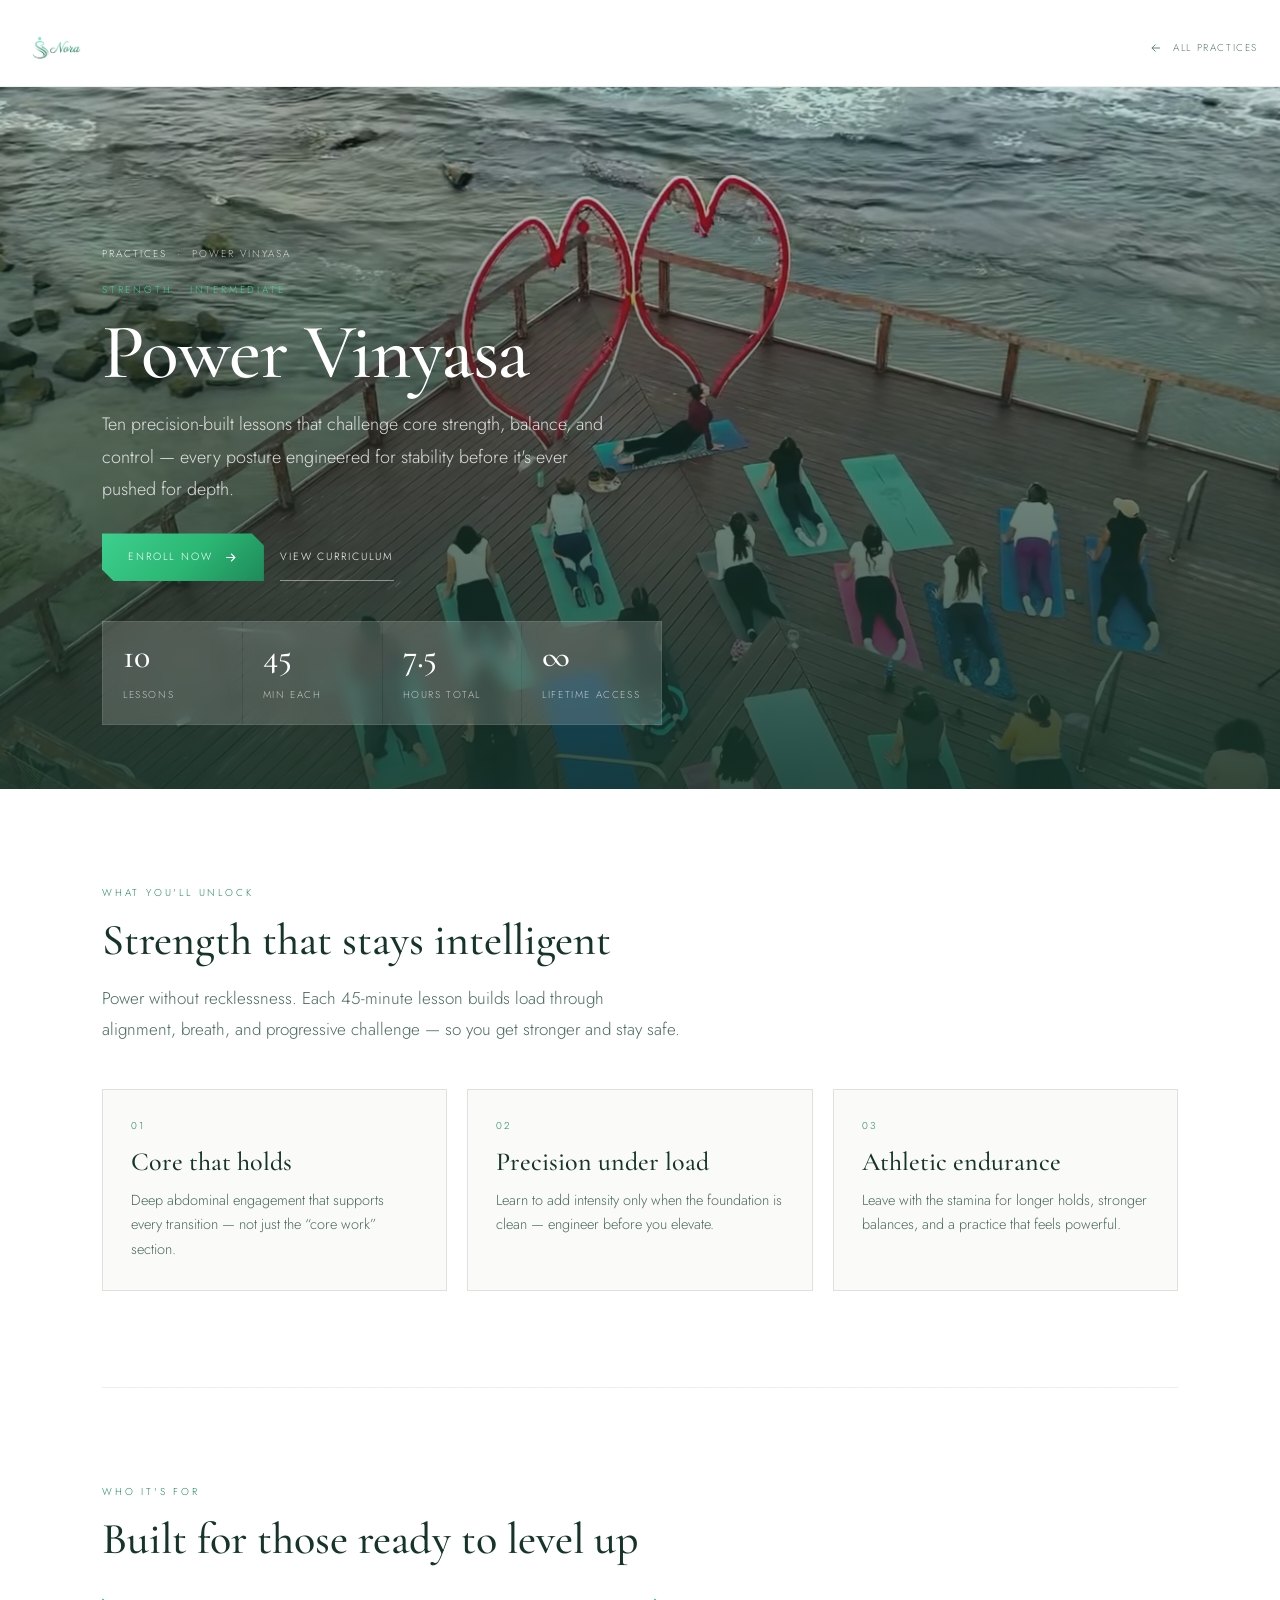
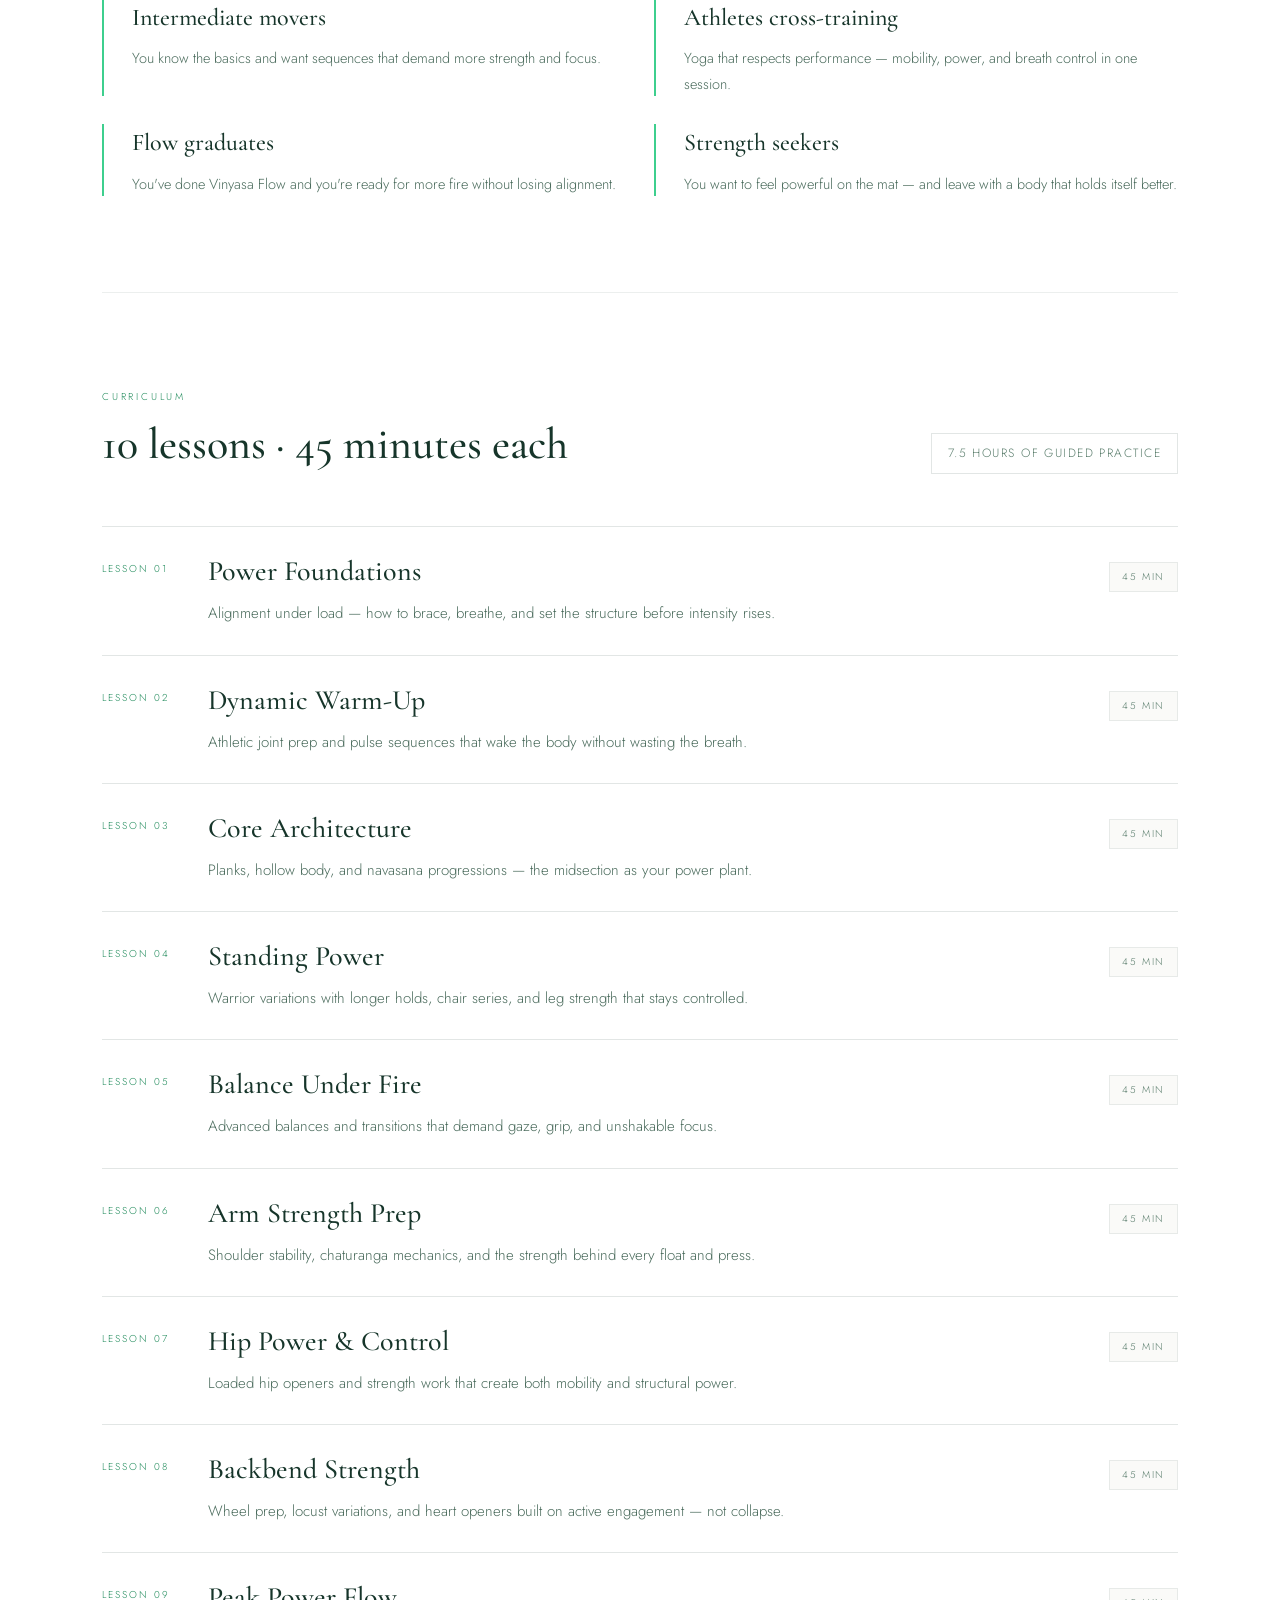
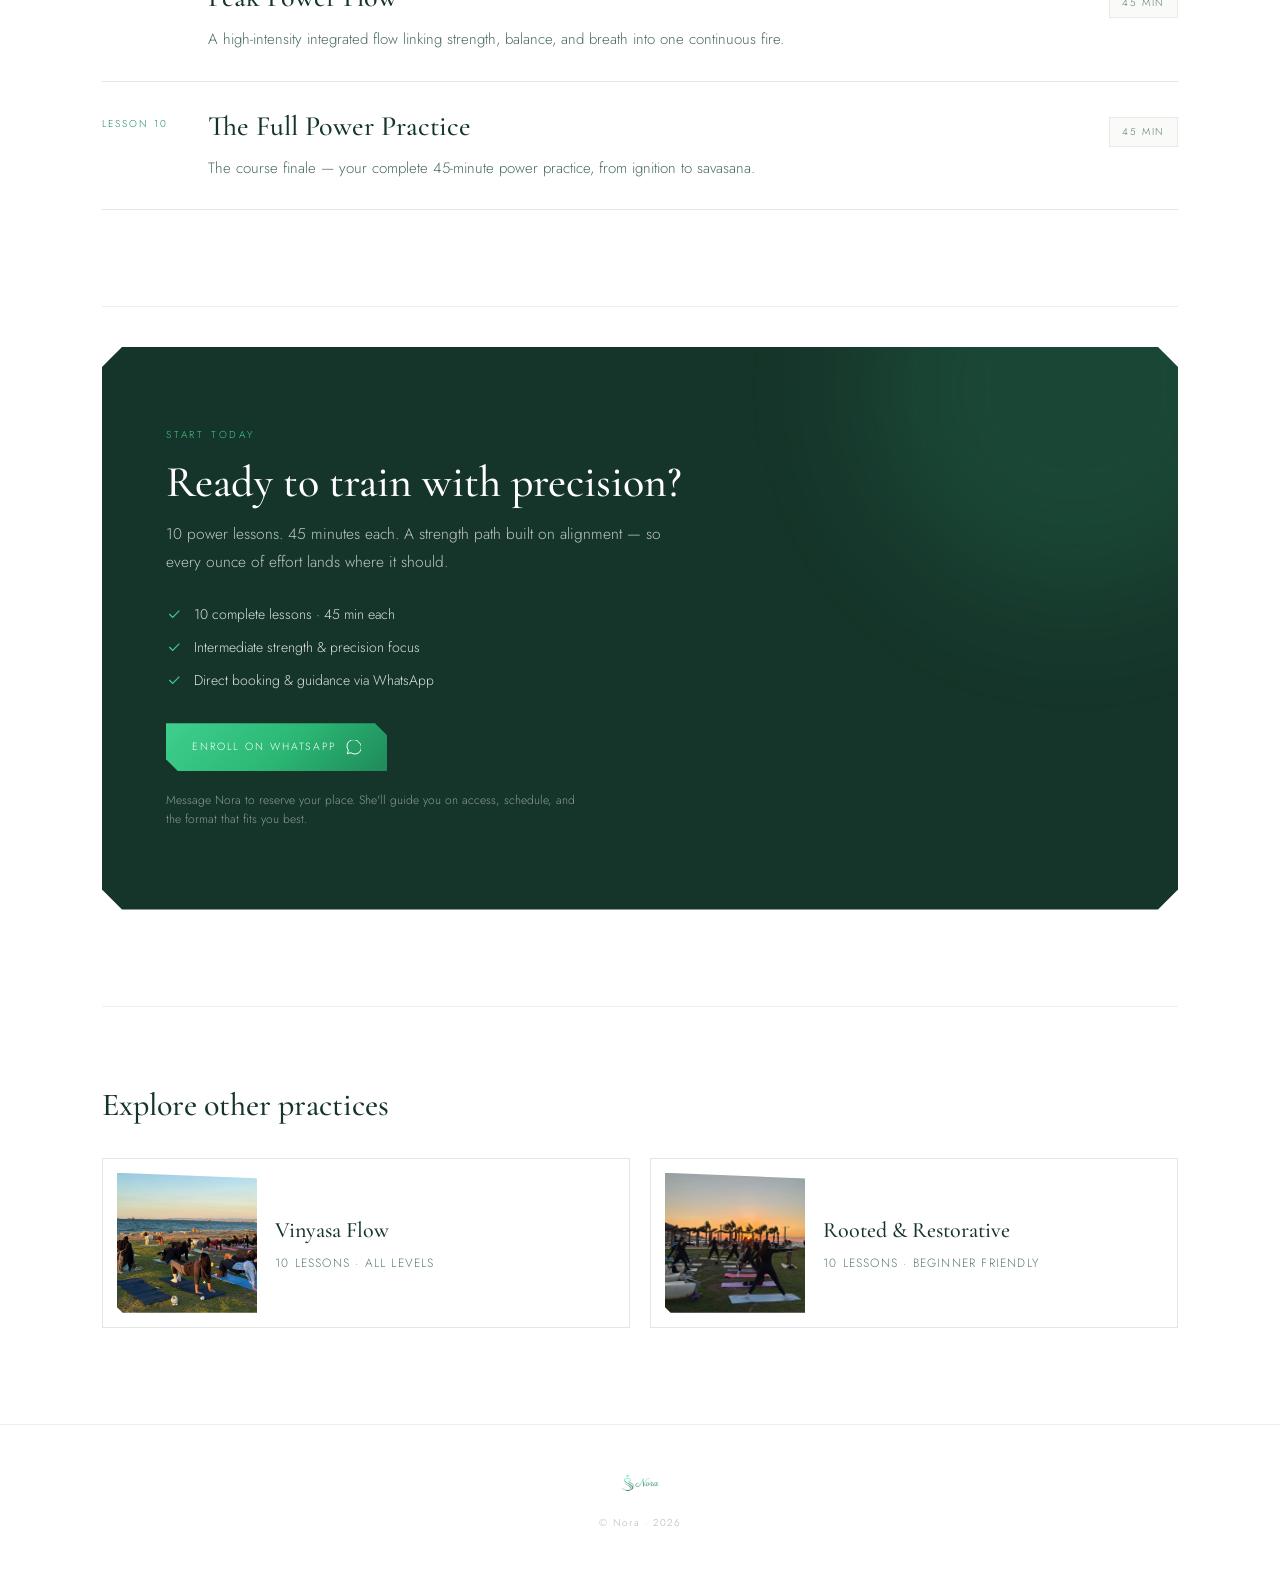
<file: courses/power-vinyasa.html>
<!DOCTYPE html>
<html lang="en" dir="ltr">
<head>
<meta charset="UTF-8">
<meta name="viewport" content="width=device-width, initial-scale=1.0, viewport-fit=cover">
<meta name="theme-color" content="#FFFFFF">
<title>Power Vinyasa — 10 Lessons · Nora</title>
<meta name="description" content="Power Vinyasa course with Nora — 10 strength-focused lessons, 45 minutes each. Precision alignment, core power, and controlled breath.">
<link rel="preconnect" href="https://fonts.googleapis.com">
<link rel="preconnect" href="https://fonts.gstatic.com" crossorigin>
<link href="https://fonts.googleapis.com/css2?family=Cormorant+Garamond:ital,wght@0,400;0,500;0,600;1,400&family=Jost:wght@300;400;500;600&display=swap" rel="stylesheet">
<link rel="stylesheet" href="../css/course.css">
</head>
<body>

<header class="nav">
  <a class="nav-brand" href="../index.html" aria-label="Nora — home">
    <img src="../img/logo.png" alt="Nora" width="160" height="48" decoding="async">
  </a>
  <a class="nav-back" href="../index.html#practices">
    <svg viewBox="0 0 24 24" fill="none" stroke-width="1.6"><path d="M19 12H5M11 6l-6 6 6 6"/></svg>
    All practices
  </a>
</header>

<main>
  <section class="course-hero">
    <div class="course-hero-media" aria-hidden="true">
      <img src="../img/3.jpg" alt="" width="1600" height="1000" decoding="async">
    </div>
    <div class="course-hero-inner">
      <p class="course-breadcrumb">
        <a href="../index.html#practices">Practices</a>
        <span aria-hidden="true">·</span>
        <span>Power Vinyasa</span>
      </p>
      <p class="course-kicker">Strength · Intermediate</p>
      <h1 class="course-title font-display">Power Vinyasa</h1>
      <p class="course-lead">Ten precision-built lessons that challenge core strength, balance, and control — every posture engineered for stability before it's ever pushed for depth.</p>
      <div class="course-hero-actions">
        <a class="btn btn--solid" href="#enroll">
          Enroll now
          <svg viewBox="0 0 24 24" fill="none" stroke-width="1.8"><path d="M5 12h14M13 6l6 6-6 6"/></svg>
        </a>
        <a class="btn btn--ghost" href="#curriculum">View curriculum</a>
      </div>
      <div class="course-stats">
        <div class="course-stat"><strong>10</strong><span>Lessons</span></div>
        <div class="course-stat"><strong>45</strong><span>Min each</span></div>
        <div class="course-stat"><strong>7.5</strong><span>Hours total</span></div>
        <div class="course-stat"><strong>∞</strong><span>Lifetime access</span></div>
      </div>
    </div>
  </section>

  <div class="course-body">
    <section class="course-section">
      <p class="course-section-label">What you'll unlock</p>
      <h2 class="course-section-title font-display">Strength that stays intelligent</h2>
      <p class="course-section-text">Power without recklessness. Each 45-minute lesson builds load through alignment, breath, and progressive challenge — so you get stronger and stay safe.</p>
      <div class="outcomes">
        <article class="outcome">
          <p class="outcome-num">01</p>
          <h3 class="outcome-title font-display">Core that holds</h3>
          <p class="outcome-text">Deep abdominal engagement that supports every transition — not just the “core work” section.</p>
        </article>
        <article class="outcome">
          <p class="outcome-num">02</p>
          <h3 class="outcome-title font-display">Precision under load</h3>
          <p class="outcome-text">Learn to add intensity only when the foundation is clean — engineer before you elevate.</p>
        </article>
        <article class="outcome">
          <p class="outcome-num">03</p>
          <h3 class="outcome-title font-display">Athletic endurance</h3>
          <p class="outcome-text">Leave with the stamina for longer holds, stronger balances, and a practice that feels powerful.</p>
        </article>
      </div>
    </section>

    <section class="course-section">
      <p class="course-section-label">Who it's for</p>
      <h2 class="course-section-title font-display">Built for those ready to level up</h2>
      <div class="for-grid">
        <div class="for-card">
          <h3 class="font-display">Intermediate movers</h3>
          <p>You know the basics and want sequences that demand more strength and focus.</p>
        </div>
        <div class="for-card">
          <h3 class="font-display">Athletes cross-training</h3>
          <p>Yoga that respects performance — mobility, power, and breath control in one session.</p>
        </div>
        <div class="for-card">
          <h3 class="font-display">Flow graduates</h3>
          <p>You've done Vinyasa Flow and you're ready for more fire without losing alignment.</p>
        </div>
        <div class="for-card">
          <h3 class="font-display">Strength seekers</h3>
          <p>You want to feel powerful on the mat — and leave with a body that holds itself better.</p>
        </div>
      </div>
    </section>

    <section class="course-section" id="curriculum">
      <div class="curriculum-head">
        <div>
          <p class="course-section-label">Curriculum</p>
          <h2 class="course-section-title font-display">10 lessons · 45 minutes each</h2>
        </div>
        <p class="curriculum-total">7.5 hours of guided practice</p>
      </div>
      <ol class="curriculum">
        <li class="lesson">
          <span class="lesson-num">Lesson 01</span>
          <div class="lesson-body">
            <div class="lesson-top">
              <h3 class="lesson-title">Power Foundations</h3>
              <span class="lesson-meta">45 min</span>
            </div>
            <p class="lesson-desc">Alignment under load — how to brace, breathe, and set the structure before intensity rises.</p>
          </div>
        </li>
        <li class="lesson">
          <span class="lesson-num">Lesson 02</span>
          <div class="lesson-body">
            <div class="lesson-top">
              <h3 class="lesson-title">Dynamic Warm-Up</h3>
              <span class="lesson-meta">45 min</span>
            </div>
            <p class="lesson-desc">Athletic joint prep and pulse sequences that wake the body without wasting the breath.</p>
          </div>
        </li>
        <li class="lesson">
          <span class="lesson-num">Lesson 03</span>
          <div class="lesson-body">
            <div class="lesson-top">
              <h3 class="lesson-title">Core Architecture</h3>
              <span class="lesson-meta">45 min</span>
            </div>
            <p class="lesson-desc">Planks, hollow body, and navasana progressions — the midsection as your power plant.</p>
          </div>
        </li>
        <li class="lesson">
          <span class="lesson-num">Lesson 04</span>
          <div class="lesson-body">
            <div class="lesson-top">
              <h3 class="lesson-title">Standing Power</h3>
              <span class="lesson-meta">45 min</span>
            </div>
            <p class="lesson-desc">Warrior variations with longer holds, chair series, and leg strength that stays controlled.</p>
          </div>
        </li>
        <li class="lesson">
          <span class="lesson-num">Lesson 05</span>
          <div class="lesson-body">
            <div class="lesson-top">
              <h3 class="lesson-title">Balance Under Fire</h3>
              <span class="lesson-meta">45 min</span>
            </div>
            <p class="lesson-desc">Advanced balances and transitions that demand gaze, grip, and unshakable focus.</p>
          </div>
        </li>
        <li class="lesson">
          <span class="lesson-num">Lesson 06</span>
          <div class="lesson-body">
            <div class="lesson-top">
              <h3 class="lesson-title">Arm Strength Prep</h3>
              <span class="lesson-meta">45 min</span>
            </div>
            <p class="lesson-desc">Shoulder stability, chaturanga mechanics, and the strength behind every float and press.</p>
          </div>
        </li>
        <li class="lesson">
          <span class="lesson-num">Lesson 07</span>
          <div class="lesson-body">
            <div class="lesson-top">
              <h3 class="lesson-title">Hip Power &amp; Control</h3>
              <span class="lesson-meta">45 min</span>
            </div>
            <p class="lesson-desc">Loaded hip openers and strength work that create both mobility and structural power.</p>
          </div>
        </li>
        <li class="lesson">
          <span class="lesson-num">Lesson 08</span>
          <div class="lesson-body">
            <div class="lesson-top">
              <h3 class="lesson-title">Backbend Strength</h3>
              <span class="lesson-meta">45 min</span>
            </div>
            <p class="lesson-desc">Wheel prep, locust variations, and heart openers built on active engagement — not collapse.</p>
          </div>
        </li>
        <li class="lesson">
          <span class="lesson-num">Lesson 09</span>
          <div class="lesson-body">
            <div class="lesson-top">
              <h3 class="lesson-title">Peak Power Flow</h3>
              <span class="lesson-meta">45 min</span>
            </div>
            <p class="lesson-desc">A high-intensity integrated flow linking strength, balance, and breath into one continuous fire.</p>
          </div>
        </li>
        <li class="lesson">
          <span class="lesson-num">Lesson 10</span>
          <div class="lesson-body">
            <div class="lesson-top">
              <h3 class="lesson-title">The Full Power Practice</h3>
              <span class="lesson-meta">45 min</span>
            </div>
            <p class="lesson-desc">The course finale — your complete 45-minute power practice, from ignition to savasana.</p>
          </div>
        </li>
      </ol>
    </section>

    <div class="enroll-wrap" id="enroll">
      <div class="enroll">
        <div class="enroll-inner">
          <p class="enroll-label">Start today</p>
          <h2 class="enroll-title font-display">Ready to train with precision?</h2>
          <p class="enroll-desc">10 power lessons. 45 minutes each. A strength path built on alignment — so every ounce of effort lands where it should.</p>
          <ul class="enroll-points">
            <li>
              <svg viewBox="0 0 24 24" fill="none" stroke-width="1.8"><path d="M5 12l5 5L20 7"/></svg>
              10 complete lessons · 45 min each
            </li>
            <li>
              <svg viewBox="0 0 24 24" fill="none" stroke-width="1.8"><path d="M5 12l5 5L20 7"/></svg>
              Intermediate strength &amp; precision focus
            </li>
            <li>
              <svg viewBox="0 0 24 24" fill="none" stroke-width="1.8"><path d="M5 12l5 5L20 7"/></svg>
              Direct booking &amp; guidance via WhatsApp
            </li>
          </ul>
          <div class="enroll-actions">
            <a class="btn btn--solid" href="https://chat.whatsapp.com/Hjp1t1T7gLN2Tsj217ojOn" target="_blank" rel="noopener noreferrer">
              Enroll on WhatsApp
              <svg viewBox="0 0 24 24" fill="none" stroke-width="1.6"><path d="M20.5 3.5A10 10 0 003.8 16.4L2 22l5.8-1.7A10 10 0 1020.5 3.5z"/></svg>
            </a>
          </div>
          <p class="enroll-note">Message Nora to reserve your place. She'll guide you on access, schedule, and the format that fits you best.</p>
        </div>
      </div>
    </div>

    <section class="related">
      <h2 class="related-title font-display">Explore other practices</h2>
      <div class="related-grid">
        <a class="related-card" href="vinyasa-flow.html">
          <img src="../img/1.jpg" alt="Vinyasa Flow" loading="lazy">
          <div>
            <h3>Vinyasa Flow</h3>
            <p>10 lessons · All levels</p>
          </div>
        </a>
        <a class="related-card" href="rooted-restorative.html">
          <img src="../img/2.jpg" alt="Rooted &amp; Restorative" loading="lazy">
          <div>
            <h3>Rooted &amp; Restorative</h3>
            <p>10 lessons · Beginner friendly</p>
          </div>
        </a>
      </div>
    </section>
  </div>
</main>

<footer class="site-foot">
  <img class="site-foot-logo" src="../img/logo.png" alt="Nora" width="120" height="36" loading="lazy">
  <p class="site-foot-copy">&copy; Nora · 2026</p>
</footer>

</body>
</html>
</file>
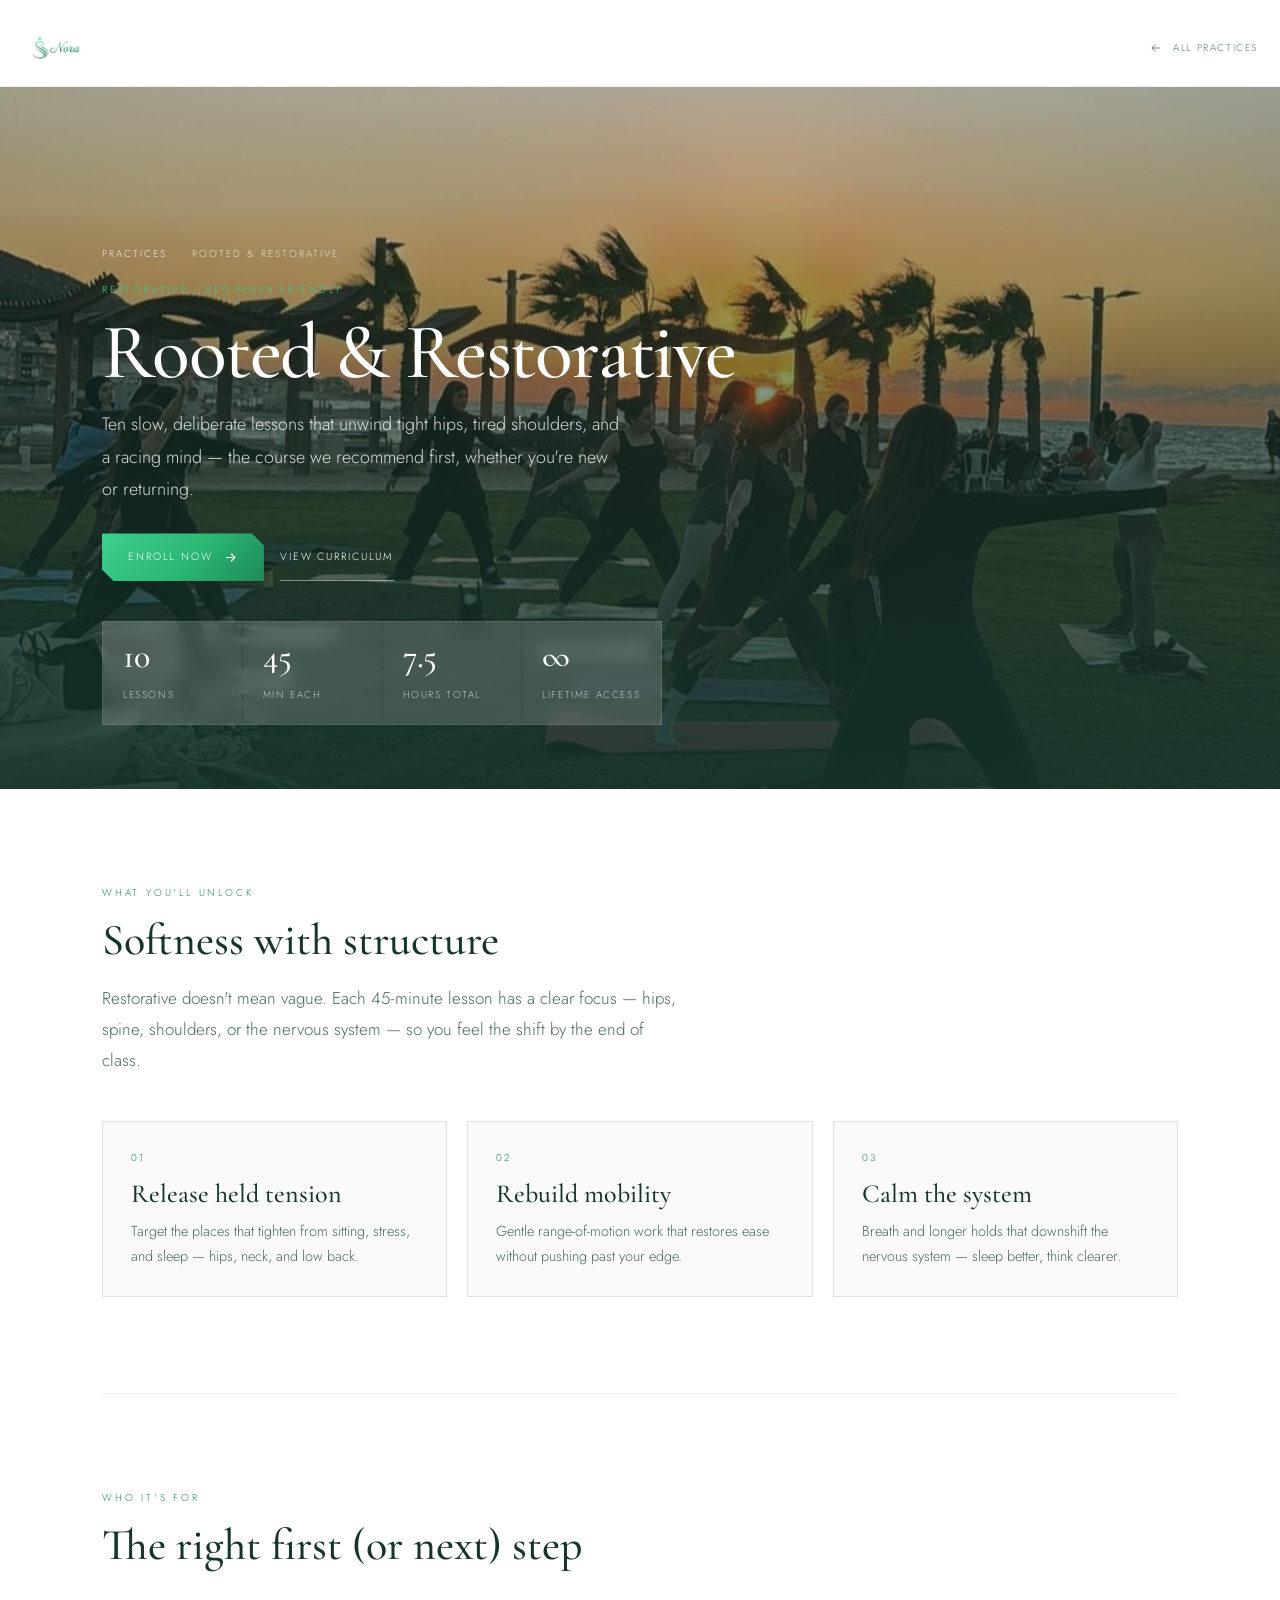
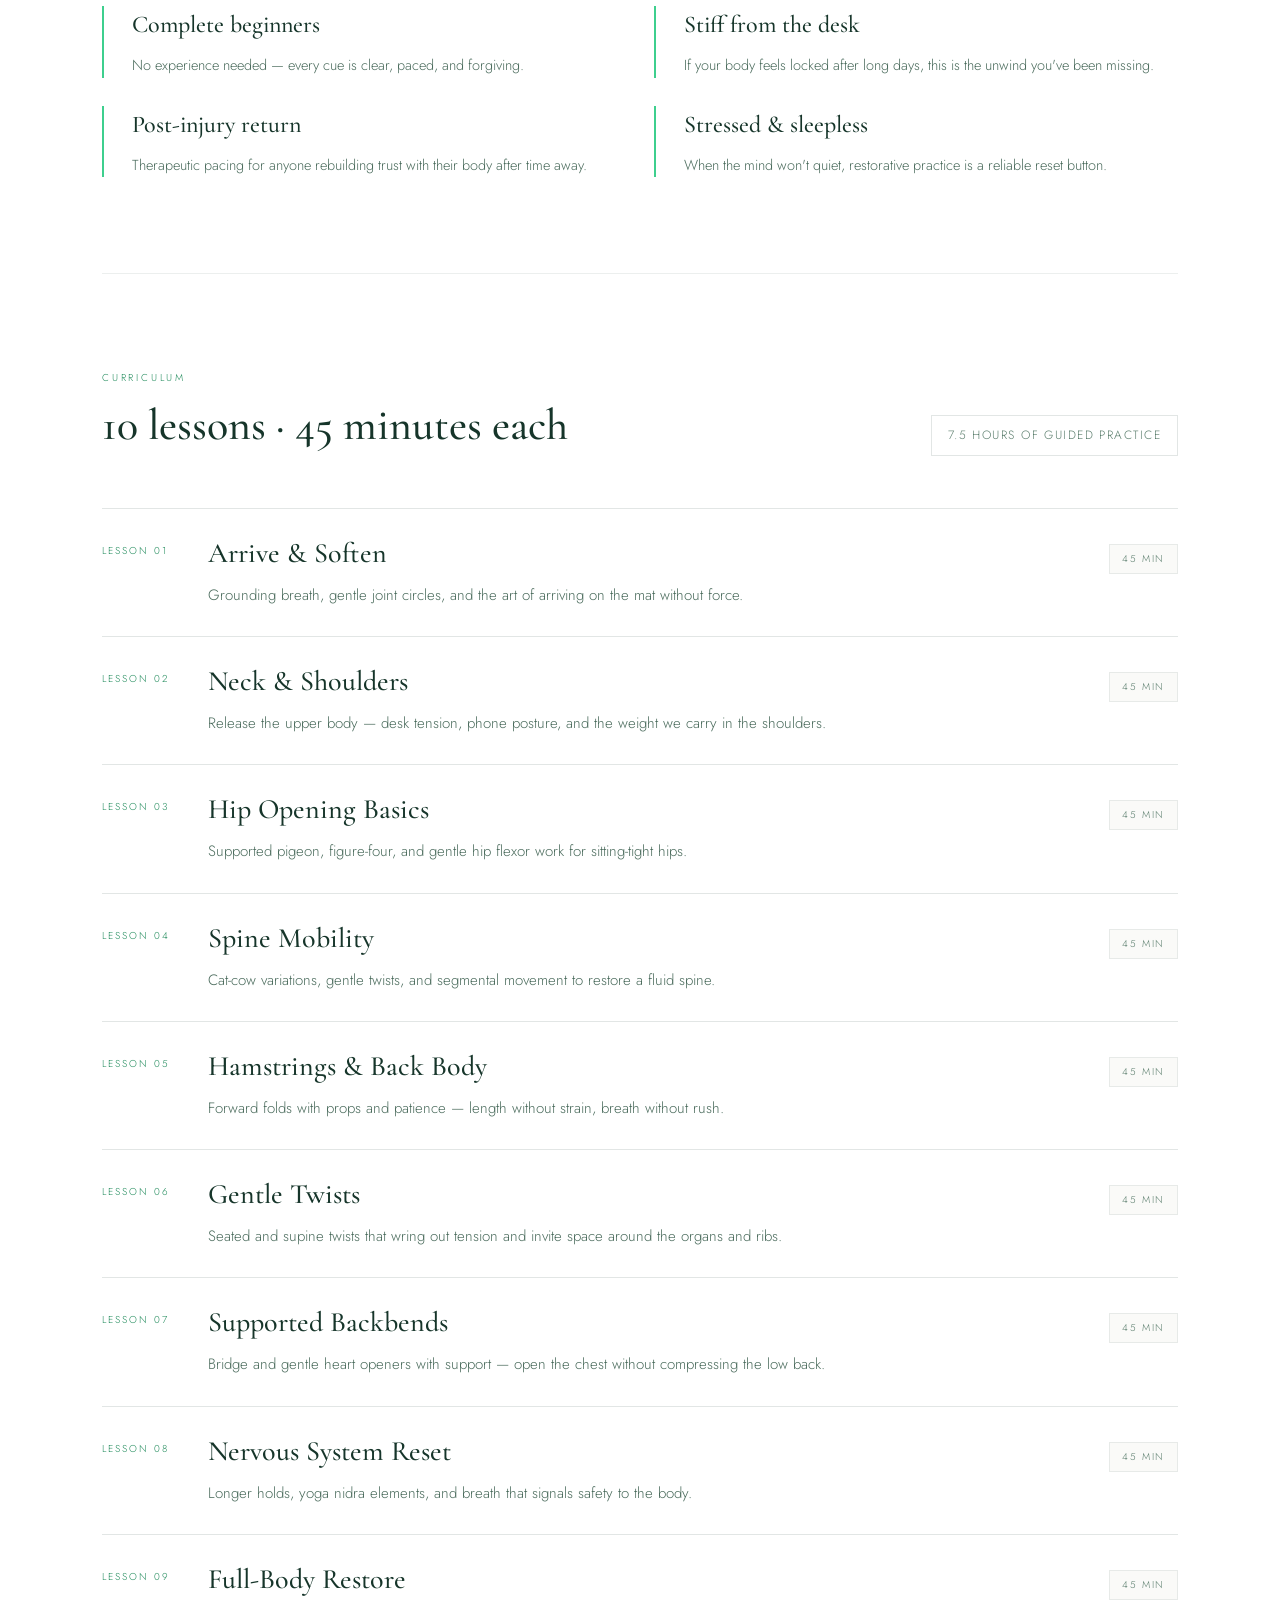
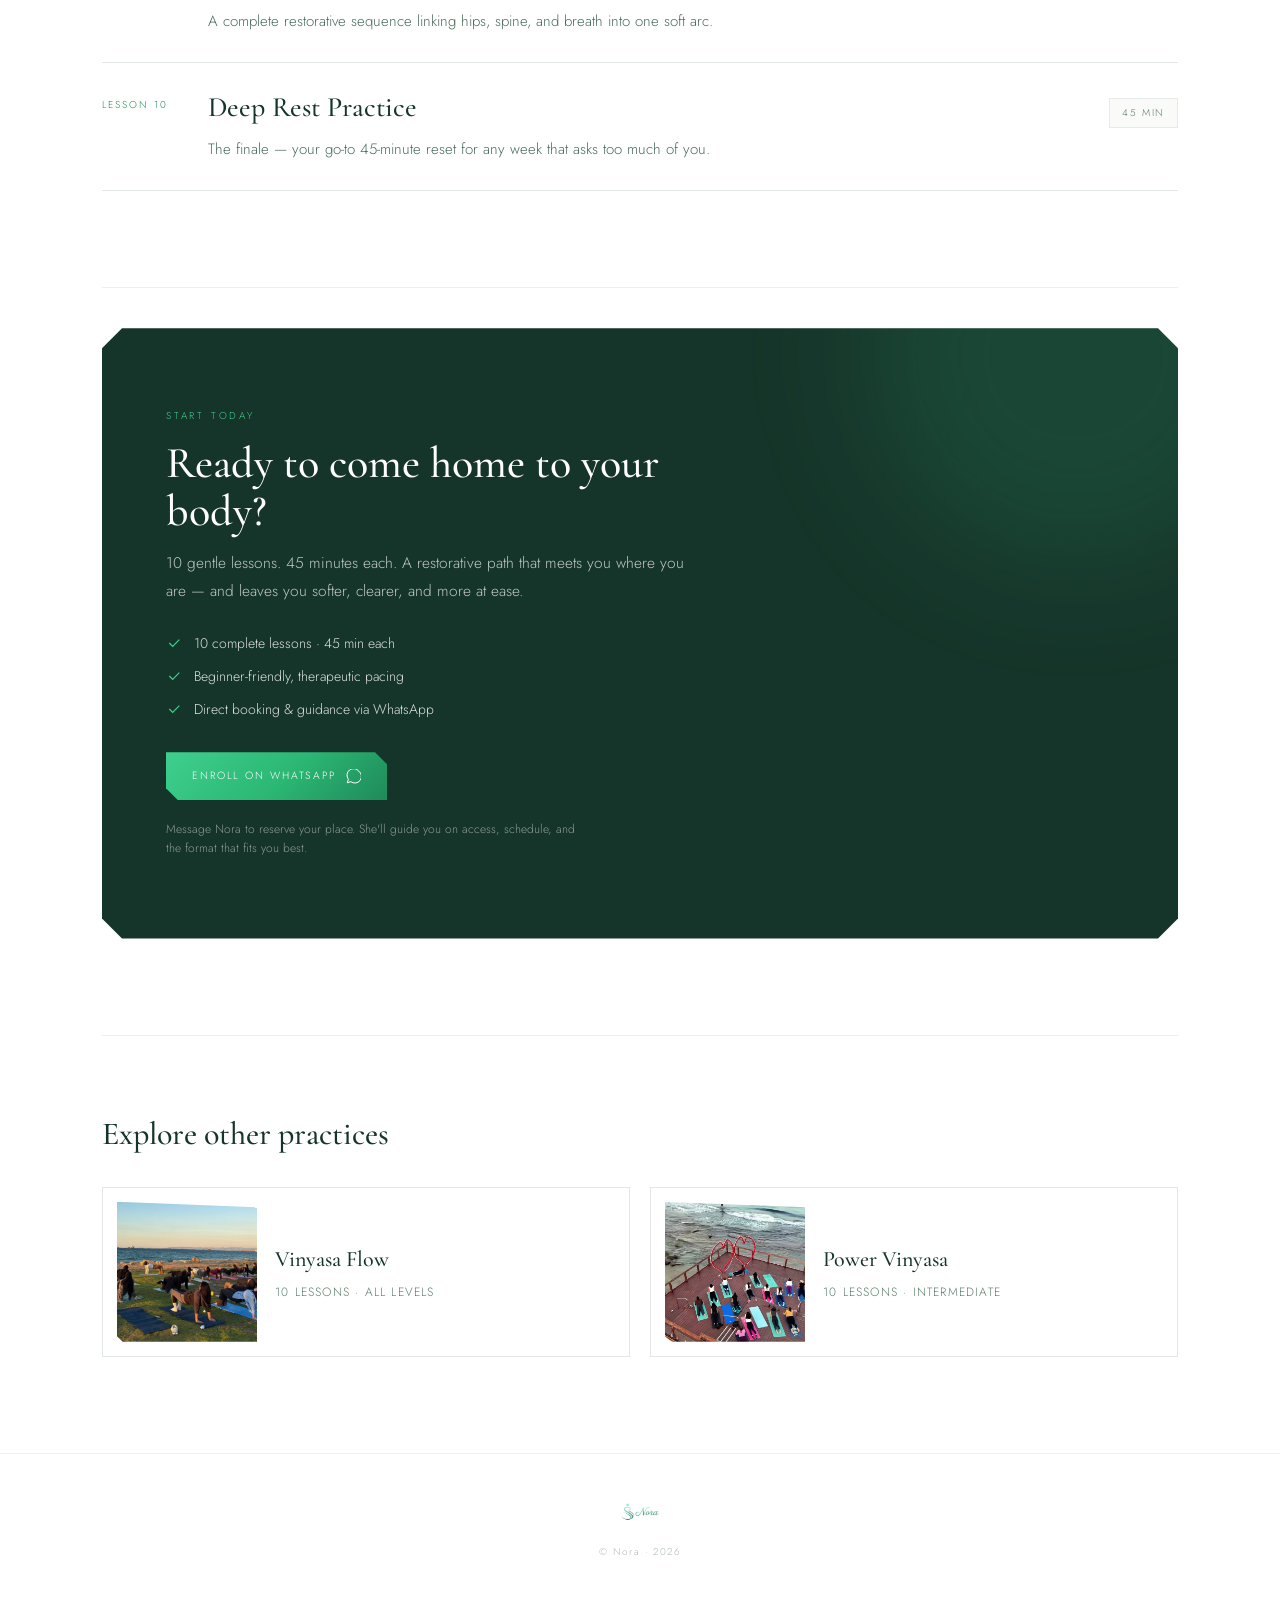
<file: courses/rooted-restorative.html>
<!DOCTYPE html>
<html lang="en" dir="ltr">
<head>
<meta charset="UTF-8">
<meta name="viewport" content="width=device-width, initial-scale=1.0, viewport-fit=cover">
<meta name="theme-color" content="#FFFFFF">
<title>Rooted &amp; Restorative — 10 Lessons · Nora</title>
<meta name="description" content="Rooted &amp; Restorative course with Nora — 10 gentle lessons, 45 minutes each. Release tension, restore mobility, and calm the nervous system.">
<link rel="preconnect" href="https://fonts.googleapis.com">
<link rel="preconnect" href="https://fonts.gstatic.com" crossorigin>
<link href="https://fonts.googleapis.com/css2?family=Cormorant+Garamond:ital,wght@0,400;0,500;0,600;1,400&family=Jost:wght@300;400;500;600&display=swap" rel="stylesheet">
<link rel="stylesheet" href="../css/course.css">
</head>
<body>

<header class="nav">
  <a class="nav-brand" href="../index.html" aria-label="Nora — home">
    <img src="../img/logo.png" alt="Nora" width="160" height="48" decoding="async">
  </a>
  <a class="nav-back" href="../index.html#practices">
    <svg viewBox="0 0 24 24" fill="none" stroke-width="1.6"><path d="M19 12H5M11 6l-6 6 6 6"/></svg>
    All practices
  </a>
</header>

<main>
  <section class="course-hero">
    <div class="course-hero-media" aria-hidden="true">
      <img src="../img/2.jpg" alt="" width="1600" height="1000" decoding="async">
    </div>
    <div class="course-hero-inner">
      <p class="course-breadcrumb">
        <a href="../index.html#practices">Practices</a>
        <span aria-hidden="true">·</span>
        <span>Rooted &amp; Restorative</span>
      </p>
      <p class="course-kicker">Restorative · Beginner friendly</p>
      <h1 class="course-title font-display">Rooted &amp; Restorative</h1>
      <p class="course-lead">Ten slow, deliberate lessons that unwind tight hips, tired shoulders, and a racing mind — the course we recommend first, whether you're new or returning.</p>
      <div class="course-hero-actions">
        <a class="btn btn--solid" href="#enroll">
          Enroll now
          <svg viewBox="0 0 24 24" fill="none" stroke-width="1.8"><path d="M5 12h14M13 6l6 6-6 6"/></svg>
        </a>
        <a class="btn btn--ghost" href="#curriculum">View curriculum</a>
      </div>
      <div class="course-stats">
        <div class="course-stat"><strong>10</strong><span>Lessons</span></div>
        <div class="course-stat"><strong>45</strong><span>Min each</span></div>
        <div class="course-stat"><strong>7.5</strong><span>Hours total</span></div>
        <div class="course-stat"><strong>∞</strong><span>Lifetime access</span></div>
      </div>
    </div>
  </section>

  <div class="course-body">
    <section class="course-section">
      <p class="course-section-label">What you'll unlock</p>
      <h2 class="course-section-title font-display">Softness with structure</h2>
      <p class="course-section-text">Restorative doesn't mean vague. Each 45-minute lesson has a clear focus — hips, spine, shoulders, or the nervous system — so you feel the shift by the end of class.</p>
      <div class="outcomes">
        <article class="outcome">
          <p class="outcome-num">01</p>
          <h3 class="outcome-title font-display">Release held tension</h3>
          <p class="outcome-text">Target the places that tighten from sitting, stress, and sleep — hips, neck, and low back.</p>
        </article>
        <article class="outcome">
          <p class="outcome-num">02</p>
          <h3 class="outcome-title font-display">Rebuild mobility</h3>
          <p class="outcome-text">Gentle range-of-motion work that restores ease without pushing past your edge.</p>
        </article>
        <article class="outcome">
          <p class="outcome-num">03</p>
          <h3 class="outcome-title font-display">Calm the system</h3>
          <p class="outcome-text">Breath and longer holds that downshift the nervous system — sleep better, think clearer.</p>
        </article>
      </div>
    </section>

    <section class="course-section">
      <p class="course-section-label">Who it's for</p>
      <h2 class="course-section-title font-display">The right first (or next) step</h2>
      <div class="for-grid">
        <div class="for-card">
          <h3 class="font-display">Complete beginners</h3>
          <p>No experience needed — every cue is clear, paced, and forgiving.</p>
        </div>
        <div class="for-card">
          <h3 class="font-display">Stiff from the desk</h3>
          <p>If your body feels locked after long days, this is the unwind you've been missing.</p>
        </div>
        <div class="for-card">
          <h3 class="font-display">Post-injury return</h3>
          <p>Therapeutic pacing for anyone rebuilding trust with their body after time away.</p>
        </div>
        <div class="for-card">
          <h3 class="font-display">Stressed &amp; sleepless</h3>
          <p>When the mind won't quiet, restorative practice is a reliable reset button.</p>
        </div>
      </div>
    </section>

    <section class="course-section" id="curriculum">
      <div class="curriculum-head">
        <div>
          <p class="course-section-label">Curriculum</p>
          <h2 class="course-section-title font-display">10 lessons · 45 minutes each</h2>
        </div>
        <p class="curriculum-total">7.5 hours of guided practice</p>
      </div>
      <ol class="curriculum">
        <li class="lesson">
          <span class="lesson-num">Lesson 01</span>
          <div class="lesson-body">
            <div class="lesson-top">
              <h3 class="lesson-title">Arrive &amp; Soften</h3>
              <span class="lesson-meta">45 min</span>
            </div>
            <p class="lesson-desc">Grounding breath, gentle joint circles, and the art of arriving on the mat without force.</p>
          </div>
        </li>
        <li class="lesson">
          <span class="lesson-num">Lesson 02</span>
          <div class="lesson-body">
            <div class="lesson-top">
              <h3 class="lesson-title">Neck &amp; Shoulders</h3>
              <span class="lesson-meta">45 min</span>
            </div>
            <p class="lesson-desc">Release the upper body — desk tension, phone posture, and the weight we carry in the shoulders.</p>
          </div>
        </li>
        <li class="lesson">
          <span class="lesson-num">Lesson 03</span>
          <div class="lesson-body">
            <div class="lesson-top">
              <h3 class="lesson-title">Hip Opening Basics</h3>
              <span class="lesson-meta">45 min</span>
            </div>
            <p class="lesson-desc">Supported pigeon, figure-four, and gentle hip flexor work for sitting-tight hips.</p>
          </div>
        </li>
        <li class="lesson">
          <span class="lesson-num">Lesson 04</span>
          <div class="lesson-body">
            <div class="lesson-top">
              <h3 class="lesson-title">Spine Mobility</h3>
              <span class="lesson-meta">45 min</span>
            </div>
            <p class="lesson-desc">Cat-cow variations, gentle twists, and segmental movement to restore a fluid spine.</p>
          </div>
        </li>
        <li class="lesson">
          <span class="lesson-num">Lesson 05</span>
          <div class="lesson-body">
            <div class="lesson-top">
              <h3 class="lesson-title">Hamstrings &amp; Back Body</h3>
              <span class="lesson-meta">45 min</span>
            </div>
            <p class="lesson-desc">Forward folds with props and patience — length without strain, breath without rush.</p>
          </div>
        </li>
        <li class="lesson">
          <span class="lesson-num">Lesson 06</span>
          <div class="lesson-body">
            <div class="lesson-top">
              <h3 class="lesson-title">Gentle Twists</h3>
              <span class="lesson-meta">45 min</span>
            </div>
            <p class="lesson-desc">Seated and supine twists that wring out tension and invite space around the organs and ribs.</p>
          </div>
        </li>
        <li class="lesson">
          <span class="lesson-num">Lesson 07</span>
          <div class="lesson-body">
            <div class="lesson-top">
              <h3 class="lesson-title">Supported Backbends</h3>
              <span class="lesson-meta">45 min</span>
            </div>
            <p class="lesson-desc">Bridge and gentle heart openers with support — open the chest without compressing the low back.</p>
          </div>
        </li>
        <li class="lesson">
          <span class="lesson-num">Lesson 08</span>
          <div class="lesson-body">
            <div class="lesson-top">
              <h3 class="lesson-title">Nervous System Reset</h3>
              <span class="lesson-meta">45 min</span>
            </div>
            <p class="lesson-desc">Longer holds, yoga nidra elements, and breath that signals safety to the body.</p>
          </div>
        </li>
        <li class="lesson">
          <span class="lesson-num">Lesson 09</span>
          <div class="lesson-body">
            <div class="lesson-top">
              <h3 class="lesson-title">Full-Body Restore</h3>
              <span class="lesson-meta">45 min</span>
            </div>
            <p class="lesson-desc">A complete restorative sequence linking hips, spine, and breath into one soft arc.</p>
          </div>
        </li>
        <li class="lesson">
          <span class="lesson-num">Lesson 10</span>
          <div class="lesson-body">
            <div class="lesson-top">
              <h3 class="lesson-title">Deep Rest Practice</h3>
              <span class="lesson-meta">45 min</span>
            </div>
            <p class="lesson-desc">The finale — your go-to 45-minute reset for any week that asks too much of you.</p>
          </div>
        </li>
      </ol>
    </section>

    <div class="enroll-wrap" id="enroll">
      <div class="enroll">
        <div class="enroll-inner">
          <p class="enroll-label">Start today</p>
          <h2 class="enroll-title font-display">Ready to come home to your body?</h2>
          <p class="enroll-desc">10 gentle lessons. 45 minutes each. A restorative path that meets you where you are — and leaves you softer, clearer, and more at ease.</p>
          <ul class="enroll-points">
            <li>
              <svg viewBox="0 0 24 24" fill="none" stroke-width="1.8"><path d="M5 12l5 5L20 7"/></svg>
              10 complete lessons · 45 min each
            </li>
            <li>
              <svg viewBox="0 0 24 24" fill="none" stroke-width="1.8"><path d="M5 12l5 5L20 7"/></svg>
              Beginner-friendly, therapeutic pacing
            </li>
            <li>
              <svg viewBox="0 0 24 24" fill="none" stroke-width="1.8"><path d="M5 12l5 5L20 7"/></svg>
              Direct booking &amp; guidance via WhatsApp
            </li>
          </ul>
          <div class="enroll-actions">
            <a class="btn btn--solid" href="https://chat.whatsapp.com/Hjp1t1T7gLN2Tsj217ojOn" target="_blank" rel="noopener noreferrer">
              Enroll on WhatsApp
              <svg viewBox="0 0 24 24" fill="none" stroke-width="1.6"><path d="M20.5 3.5A10 10 0 003.8 16.4L2 22l5.8-1.7A10 10 0 1020.5 3.5z"/></svg>
            </a>
          </div>
          <p class="enroll-note">Message Nora to reserve your place. She'll guide you on access, schedule, and the format that fits you best.</p>
        </div>
      </div>
    </div>

    <section class="related">
      <h2 class="related-title font-display">Explore other practices</h2>
      <div class="related-grid">
        <a class="related-card" href="vinyasa-flow.html">
          <img src="../img/1.jpg" alt="Vinyasa Flow" loading="lazy">
          <div>
            <h3>Vinyasa Flow</h3>
            <p>10 lessons · All levels</p>
          </div>
        </a>
        <a class="related-card" href="power-vinyasa.html">
          <img src="../img/3.jpg" alt="Power Vinyasa" loading="lazy">
          <div>
            <h3>Power Vinyasa</h3>
            <p>10 lessons · Intermediate</p>
          </div>
        </a>
      </div>
    </section>
  </div>
</main>

<footer class="site-foot">
  <img class="site-foot-logo" src="../img/logo.png" alt="Nora" width="120" height="36" loading="lazy">
  <p class="site-foot-copy">&copy; Nora · 2026</p>
</footer>

</body>
</html>
</file>
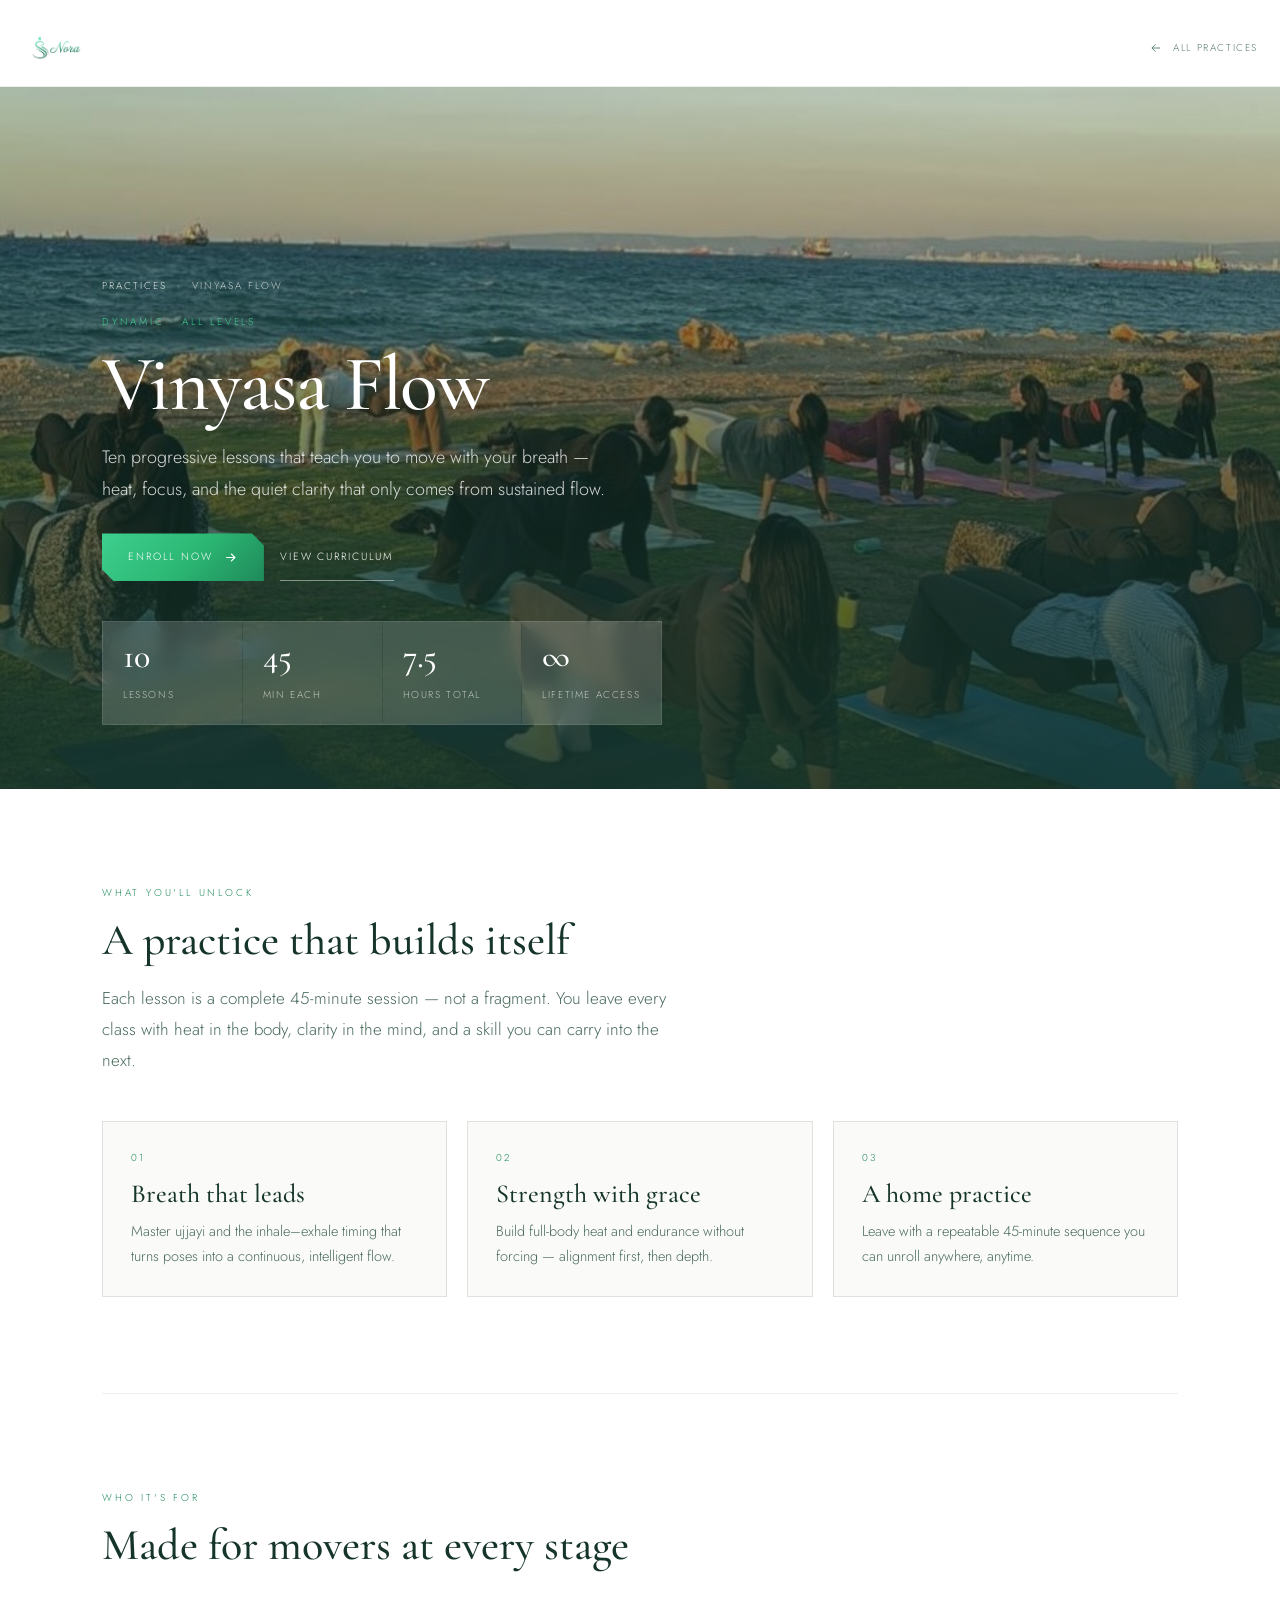
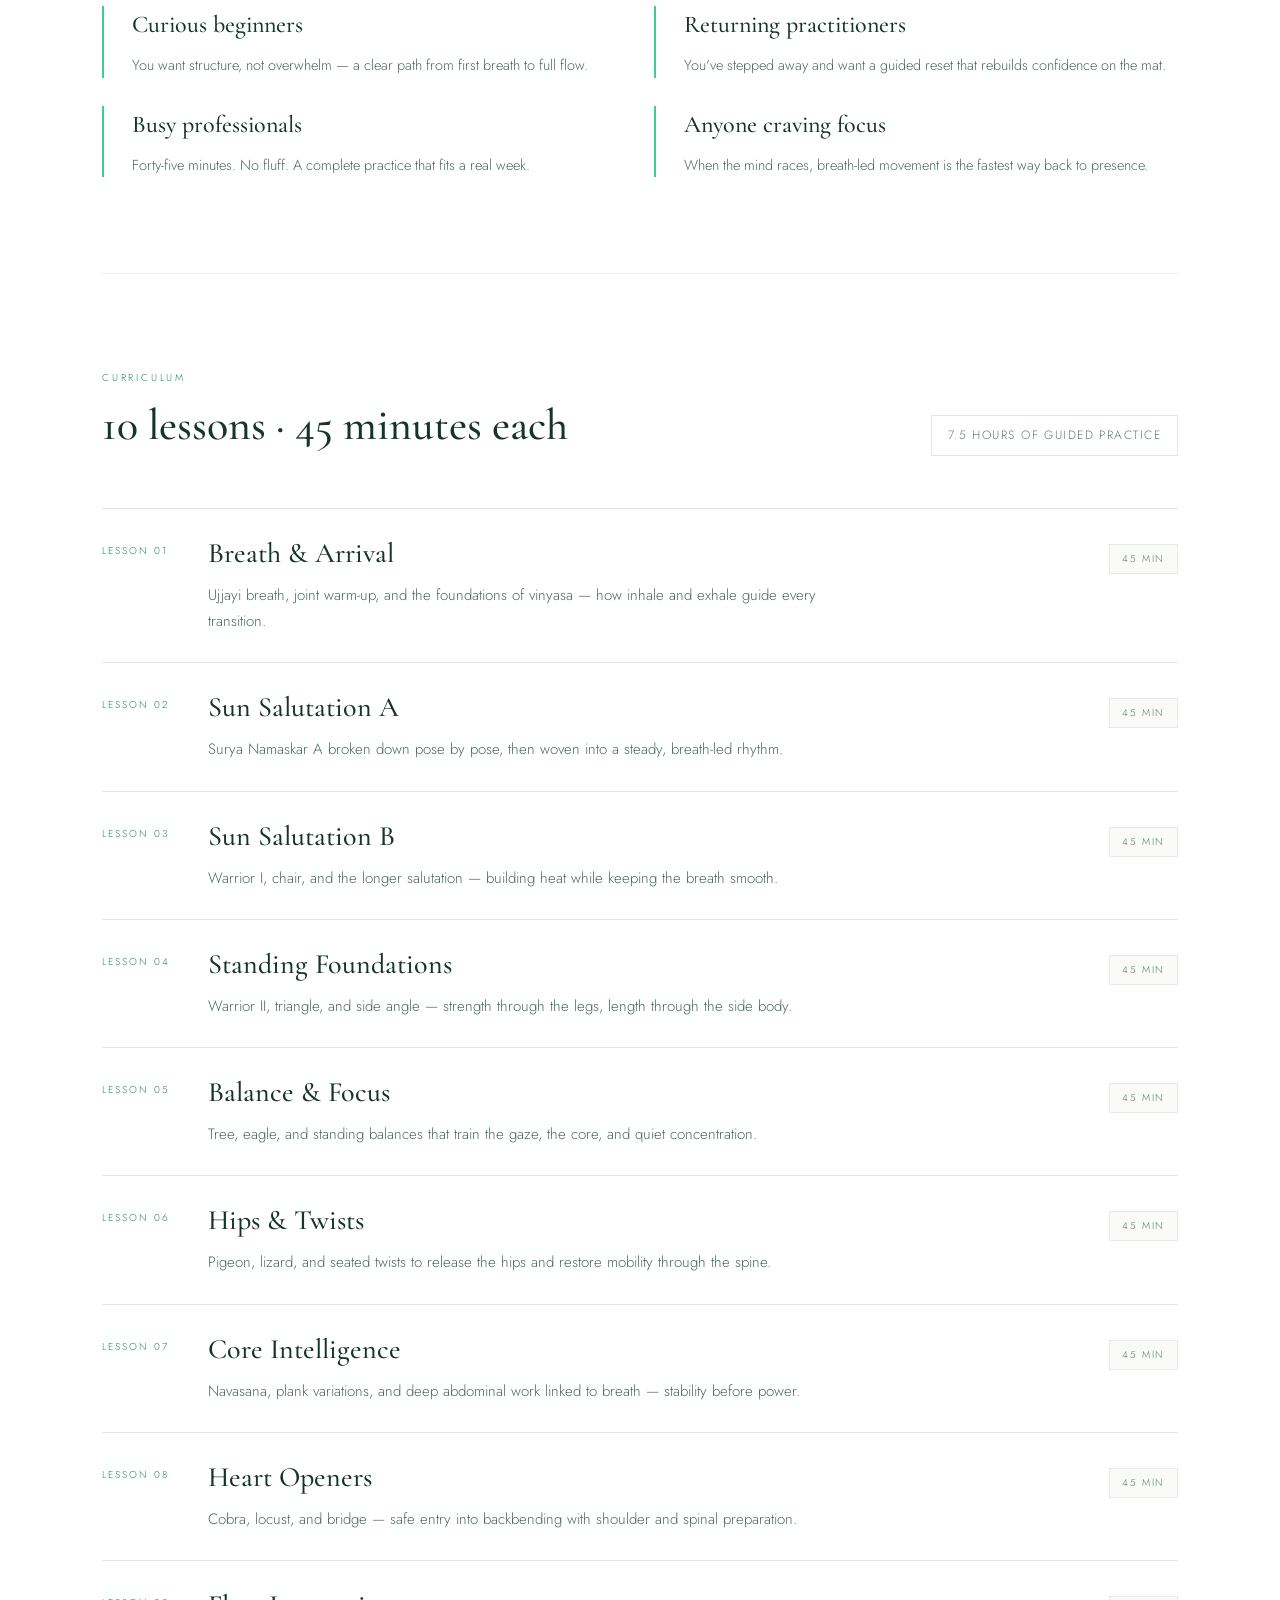
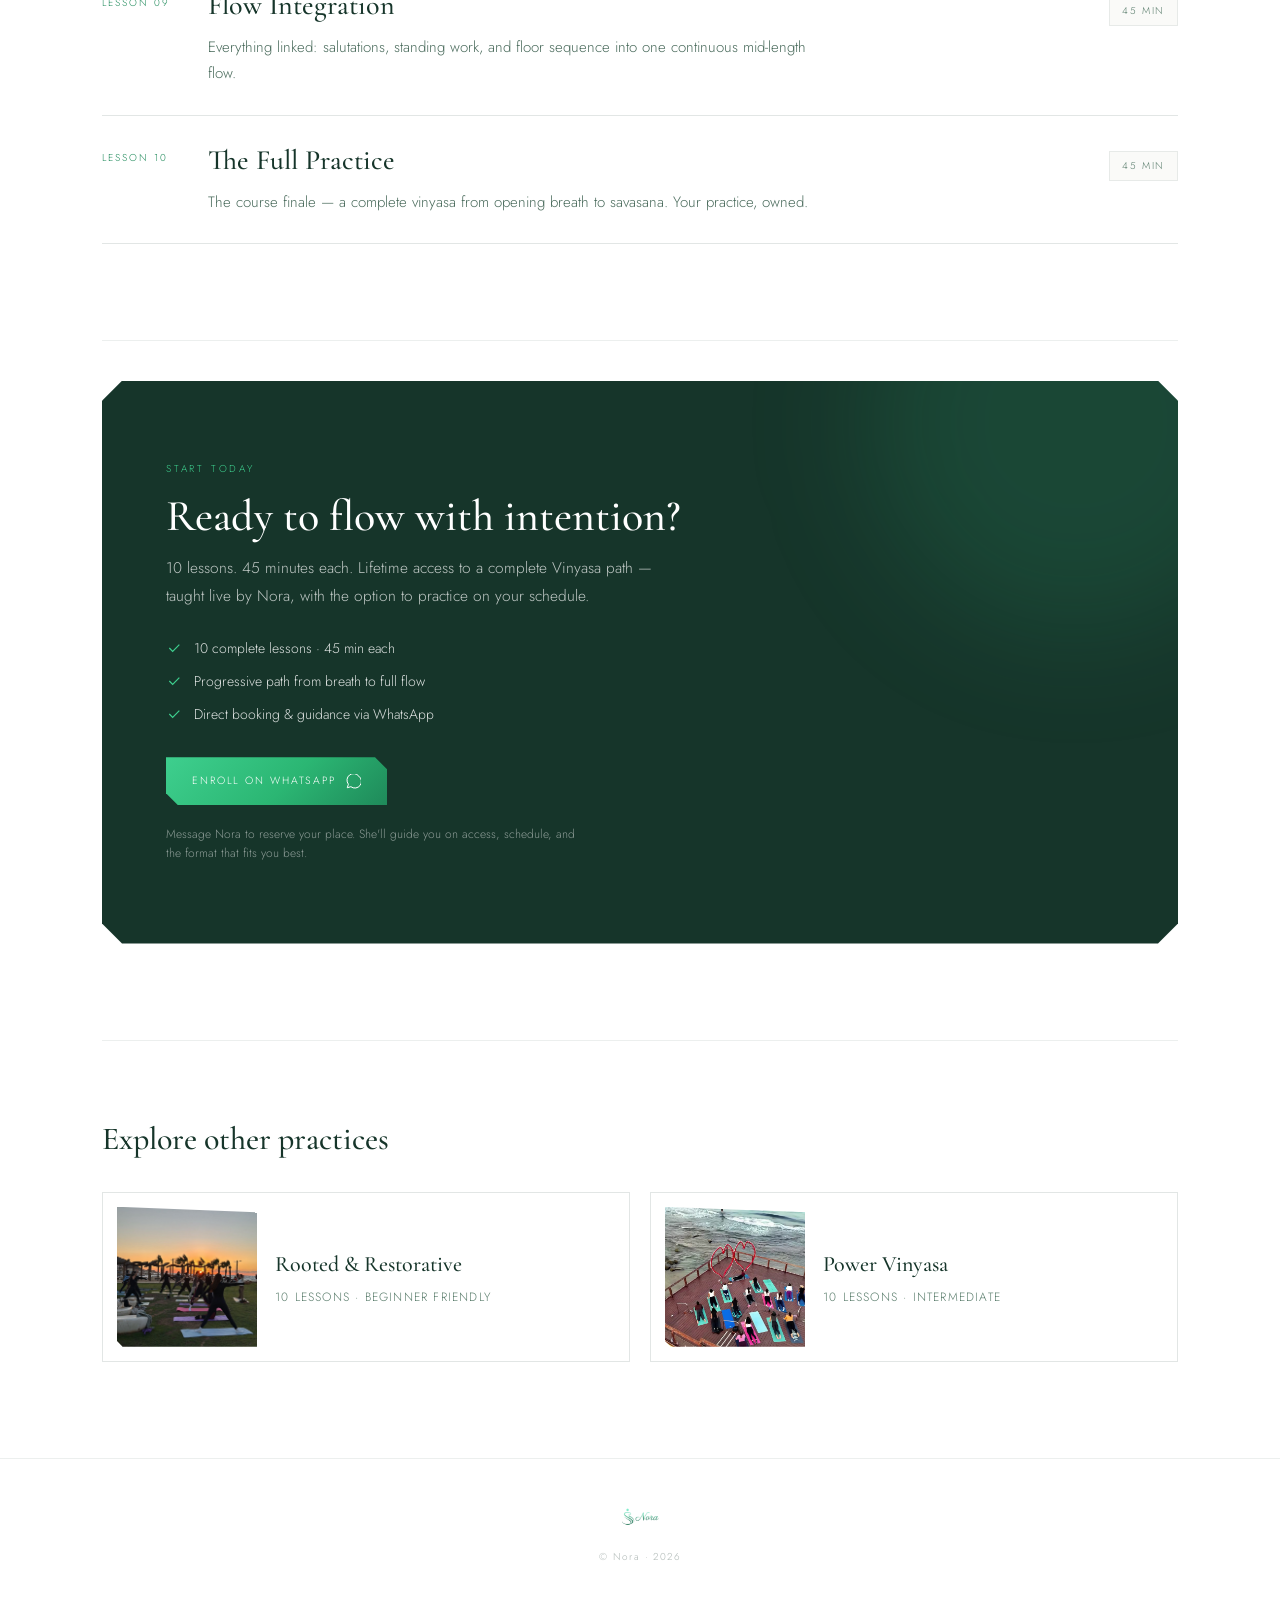
<file: courses/vinyasa-flow.html>
<!DOCTYPE html>
<html lang="en" dir="ltr">
<head>
<meta charset="UTF-8">
<meta name="viewport" content="width=device-width, initial-scale=1.0, viewport-fit=cover">
<meta name="theme-color" content="#FFFFFF">
<title>Vinyasa Flow — 10 Lessons · Nora</title>
<meta name="description" content="Vinyasa Flow course with Nora — 10 progressive lessons, 45 minutes each. Breath-led movement from foundation to full practice.">
<link rel="preconnect" href="https://fonts.googleapis.com">
<link rel="preconnect" href="https://fonts.gstatic.com" crossorigin>
<link href="https://fonts.googleapis.com/css2?family=Cormorant+Garamond:ital,wght@0,400;0,500;0,600;1,400&family=Jost:wght@300;400;500;600&display=swap" rel="stylesheet">
<link rel="stylesheet" href="../css/course.css">
</head>
<body>

<header class="nav">
  <a class="nav-brand" href="../index.html" aria-label="Nora — home">
    <img src="../img/logo.png" alt="Nora" width="160" height="48" decoding="async">
  </a>
  <a class="nav-back" href="../index.html#practices">
    <svg viewBox="0 0 24 24" fill="none" stroke-width="1.6"><path d="M19 12H5M11 6l-6 6 6 6"/></svg>
    All practices
  </a>
</header>

<main>
  <section class="course-hero">
    <div class="course-hero-media" aria-hidden="true">
      <img src="../img/1.jpg" alt="" width="1600" height="1000" decoding="async">
    </div>
    <div class="course-hero-inner">
      <p class="course-breadcrumb">
        <a href="../index.html#practices">Practices</a>
        <span aria-hidden="true">·</span>
        <span>Vinyasa Flow</span>
      </p>
      <p class="course-kicker">Dynamic · All levels</p>
      <h1 class="course-title font-display">Vinyasa Flow</h1>
      <p class="course-lead">Ten progressive lessons that teach you to move with your breath — heat, focus, and the quiet clarity that only comes from sustained flow.</p>
      <div class="course-hero-actions">
        <a class="btn btn--solid" href="#enroll">
          Enroll now
          <svg viewBox="0 0 24 24" fill="none" stroke-width="1.8"><path d="M5 12h14M13 6l6 6-6 6"/></svg>
        </a>
        <a class="btn btn--ghost" href="#curriculum">View curriculum</a>
      </div>
      <div class="course-stats">
        <div class="course-stat"><strong>10</strong><span>Lessons</span></div>
        <div class="course-stat"><strong>45</strong><span>Min each</span></div>
        <div class="course-stat"><strong>7.5</strong><span>Hours total</span></div>
        <div class="course-stat"><strong>∞</strong><span>Lifetime access</span></div>
      </div>
    </div>
  </section>

  <div class="course-body">
    <section class="course-section">
      <p class="course-section-label">What you'll unlock</p>
      <h2 class="course-section-title font-display">A practice that builds itself</h2>
      <p class="course-section-text">Each lesson is a complete 45-minute session — not a fragment. You leave every class with heat in the body, clarity in the mind, and a skill you can carry into the next.</p>
      <div class="outcomes">
        <article class="outcome">
          <p class="outcome-num">01</p>
          <h3 class="outcome-title font-display">Breath that leads</h3>
          <p class="outcome-text">Master ujjayi and the inhale–exhale timing that turns poses into a continuous, intelligent flow.</p>
        </article>
        <article class="outcome">
          <p class="outcome-num">02</p>
          <h3 class="outcome-title font-display">Strength with grace</h3>
          <p class="outcome-text">Build full-body heat and endurance without forcing — alignment first, then depth.</p>
        </article>
        <article class="outcome">
          <p class="outcome-num">03</p>
          <h3 class="outcome-title font-display">A home practice</h3>
          <p class="outcome-text">Leave with a repeatable 45-minute sequence you can unroll anywhere, anytime.</p>
        </article>
      </div>
    </section>

    <section class="course-section">
      <p class="course-section-label">Who it's for</p>
      <h2 class="course-section-title font-display">Made for movers at every stage</h2>
      <div class="for-grid">
        <div class="for-card">
          <h3 class="font-display">Curious beginners</h3>
          <p>You want structure, not overwhelm — a clear path from first breath to full flow.</p>
        </div>
        <div class="for-card">
          <h3 class="font-display">Returning practitioners</h3>
          <p>You've stepped away and want a guided reset that rebuilds confidence on the mat.</p>
        </div>
        <div class="for-card">
          <h3 class="font-display">Busy professionals</h3>
          <p>Forty-five minutes. No fluff. A complete practice that fits a real week.</p>
        </div>
        <div class="for-card">
          <h3 class="font-display">Anyone craving focus</h3>
          <p>When the mind races, breath-led movement is the fastest way back to presence.</p>
        </div>
      </div>
    </section>

    <section class="course-section" id="curriculum">
      <div class="curriculum-head">
        <div>
          <p class="course-section-label">Curriculum</p>
          <h2 class="course-section-title font-display">10 lessons · 45 minutes each</h2>
        </div>
        <p class="curriculum-total">7.5 hours of guided practice</p>
      </div>
      <ol class="curriculum">
        <li class="lesson">
          <span class="lesson-num">Lesson 01</span>
          <div class="lesson-body">
            <div class="lesson-top">
              <h3 class="lesson-title">Breath &amp; Arrival</h3>
              <span class="lesson-meta">45 min</span>
            </div>
            <p class="lesson-desc">Ujjayi breath, joint warm-up, and the foundations of vinyasa — how inhale and exhale guide every transition.</p>
          </div>
        </li>
        <li class="lesson">
          <span class="lesson-num">Lesson 02</span>
          <div class="lesson-body">
            <div class="lesson-top">
              <h3 class="lesson-title">Sun Salutation A</h3>
              <span class="lesson-meta">45 min</span>
            </div>
            <p class="lesson-desc">Surya Namaskar A broken down pose by pose, then woven into a steady, breath-led rhythm.</p>
          </div>
        </li>
        <li class="lesson">
          <span class="lesson-num">Lesson 03</span>
          <div class="lesson-body">
            <div class="lesson-top">
              <h3 class="lesson-title">Sun Salutation B</h3>
              <span class="lesson-meta">45 min</span>
            </div>
            <p class="lesson-desc">Warrior I, chair, and the longer salutation — building heat while keeping the breath smooth.</p>
          </div>
        </li>
        <li class="lesson">
          <span class="lesson-num">Lesson 04</span>
          <div class="lesson-body">
            <div class="lesson-top">
              <h3 class="lesson-title">Standing Foundations</h3>
              <span class="lesson-meta">45 min</span>
            </div>
            <p class="lesson-desc">Warrior II, triangle, and side angle — strength through the legs, length through the side body.</p>
          </div>
        </li>
        <li class="lesson">
          <span class="lesson-num">Lesson 05</span>
          <div class="lesson-body">
            <div class="lesson-top">
              <h3 class="lesson-title">Balance &amp; Focus</h3>
              <span class="lesson-meta">45 min</span>
            </div>
            <p class="lesson-desc">Tree, eagle, and standing balances that train the gaze, the core, and quiet concentration.</p>
          </div>
        </li>
        <li class="lesson">
          <span class="lesson-num">Lesson 06</span>
          <div class="lesson-body">
            <div class="lesson-top">
              <h3 class="lesson-title">Hips &amp; Twists</h3>
              <span class="lesson-meta">45 min</span>
            </div>
            <p class="lesson-desc">Pigeon, lizard, and seated twists to release the hips and restore mobility through the spine.</p>
          </div>
        </li>
        <li class="lesson">
          <span class="lesson-num">Lesson 07</span>
          <div class="lesson-body">
            <div class="lesson-top">
              <h3 class="lesson-title">Core Intelligence</h3>
              <span class="lesson-meta">45 min</span>
            </div>
            <p class="lesson-desc">Navasana, plank variations, and deep abdominal work linked to breath — stability before power.</p>
          </div>
        </li>
        <li class="lesson">
          <span class="lesson-num">Lesson 08</span>
          <div class="lesson-body">
            <div class="lesson-top">
              <h3 class="lesson-title">Heart Openers</h3>
              <span class="lesson-meta">45 min</span>
            </div>
            <p class="lesson-desc">Cobra, locust, and bridge — safe entry into backbending with shoulder and spinal preparation.</p>
          </div>
        </li>
        <li class="lesson">
          <span class="lesson-num">Lesson 09</span>
          <div class="lesson-body">
            <div class="lesson-top">
              <h3 class="lesson-title">Flow Integration</h3>
              <span class="lesson-meta">45 min</span>
            </div>
            <p class="lesson-desc">Everything linked: salutations, standing work, and floor sequence into one continuous mid-length flow.</p>
          </div>
        </li>
        <li class="lesson">
          <span class="lesson-num">Lesson 10</span>
          <div class="lesson-body">
            <div class="lesson-top">
              <h3 class="lesson-title">The Full Practice</h3>
              <span class="lesson-meta">45 min</span>
            </div>
            <p class="lesson-desc">The course finale — a complete vinyasa from opening breath to savasana. Your practice, owned.</p>
          </div>
        </li>
      </ol>
    </section>

    <div class="enroll-wrap" id="enroll">
      <div class="enroll">
        <div class="enroll-inner">
          <p class="enroll-label">Start today</p>
          <h2 class="enroll-title font-display">Ready to flow with intention?</h2>
          <p class="enroll-desc">10 lessons. 45 minutes each. Lifetime access to a complete Vinyasa path — taught live by Nora, with the option to practice on your schedule.</p>
          <ul class="enroll-points">
            <li>
              <svg viewBox="0 0 24 24" fill="none" stroke-width="1.8"><path d="M5 12l5 5L20 7"/></svg>
              10 complete lessons · 45 min each
            </li>
            <li>
              <svg viewBox="0 0 24 24" fill="none" stroke-width="1.8"><path d="M5 12l5 5L20 7"/></svg>
              Progressive path from breath to full flow
            </li>
            <li>
              <svg viewBox="0 0 24 24" fill="none" stroke-width="1.8"><path d="M5 12l5 5L20 7"/></svg>
              Direct booking &amp; guidance via WhatsApp
            </li>
          </ul>
          <div class="enroll-actions">
            <a class="btn btn--solid" href="https://chat.whatsapp.com/Hjp1t1T7gLN2Tsj217ojOn" target="_blank" rel="noopener noreferrer">
              Enroll on WhatsApp
              <svg viewBox="0 0 24 24" fill="none" stroke-width="1.6"><path d="M20.5 3.5A10 10 0 003.8 16.4L2 22l5.8-1.7A10 10 0 1020.5 3.5z"/></svg>
            </a>
          </div>
          <p class="enroll-note">Message Nora to reserve your place. She'll guide you on access, schedule, and the format that fits you best.</p>
        </div>
      </div>
    </div>

    <section class="related">
      <h2 class="related-title font-display">Explore other practices</h2>
      <div class="related-grid">
        <a class="related-card" href="rooted-restorative.html">
          <img src="../img/2.jpg" alt="Rooted &amp; Restorative" loading="lazy">
          <div>
            <h3>Rooted &amp; Restorative</h3>
            <p>10 lessons · Beginner friendly</p>
          </div>
        </a>
        <a class="related-card" href="power-vinyasa.html">
          <img src="../img/3.jpg" alt="Power Vinyasa" loading="lazy">
          <div>
            <h3>Power Vinyasa</h3>
            <p>10 lessons · Intermediate</p>
          </div>
        </a>
      </div>
    </section>
  </div>
</main>

<footer class="site-foot">
  <img class="site-foot-logo" src="../img/logo.png" alt="Nora" width="120" height="36" loading="lazy">
  <p class="site-foot-copy">&copy; Nora · 2026</p>
</footer>

</body>
</html>
</file>
<file: css/course.css>
:root{
  --stone:#FFFFFF;
  --stone-deep:#FAFAF8;
  --stone-mid:#F0EEEA;
  --sand:#2BB673;
  --moss:#3ECF8E;
  --moss-deep:#1F8A5A;
  --ink:#16352A;
  --ink-soft:#4A6B5C;
  --whisper:#16352A;
  --whisper-dim:#5A7D6C;
  --line:rgba(22,53,42,0.08);
  --line-dark:rgba(22,53,42,0.12);
  --pad:max(22px, env(safe-area-inset-left,0px), env(safe-area-inset-right,0px));
  --pad-top:max(14px, env(safe-area-inset-top,0px));
  --container:1120px;
  --ease:cubic-bezier(0.22,1,0.36,1);
}
*,*::before,*::after{box-sizing:border-box;-webkit-tap-highlight-color:transparent;}
html{-webkit-text-size-adjust:100%;}
html,body{margin:0;padding:0;}
body{
  background:var(--stone);
  color:var(--whisper);
  font-family:'Jost',sans-serif;
  font-weight:300;
  line-height:1.6;
  -webkit-font-smoothing:antialiased;
}
a{color:inherit;text-decoration:none;}
img{display:block;max-width:100%;height:auto;}
.font-display{font-family:'Cormorant Garamond',serif;}

/* ── Nav ── */
.nav{
  position:sticky;top:0;z-index:100;
  padding:calc(var(--pad-top) + 10px) var(--pad) 14px;
  display:flex;align-items:center;justify-content:space-between;
  background:rgba(255,255,255,0.94);
  backdrop-filter:blur(18px);-webkit-backdrop-filter:blur(18px);
  border-bottom:1px solid var(--line);
}
.nav-brand{display:inline-flex;line-height:0;}
.nav-brand img{height:clamp(36px,8vw,48px);width:auto;}
.nav-back{
  display:inline-flex;align-items:center;gap:10px;
  font-size:10px;letter-spacing:0.16em;text-transform:uppercase;
  color:var(--whisper-dim);transition:gap .35s var(--ease), color .35s;
}
.nav-back:hover{gap:14px;color:var(--moss-deep);}
.nav-back svg{width:14px;height:14px;stroke:currentColor;}

/* ── Hero ── */
.course-hero{
  position:relative;
  min-height:clamp(520px,78vh,720px);
  display:flex;align-items:flex-end;
  overflow:hidden;
  color:#fff;
}
.course-hero-media{
  position:absolute;inset:0;z-index:0;
}
.course-hero-media img{
  width:100%;height:100%;object-fit:cover;
}
.course-hero-media::after{
  content:'';position:absolute;inset:0;
  background:linear-gradient(180deg, rgba(22,53,42,0.18) 0%, rgba(22,53,42,0.55) 45%, rgba(22,53,42,0.88) 100%);
}
.course-hero-inner{
  position:relative;z-index:1;
  width:100%;max-width:var(--container);
  margin:0 auto;
  padding:clamp(48px,10vw,96px) var(--pad) clamp(40px,7vw,64px);
}
.course-breadcrumb{
  display:inline-flex;align-items:center;gap:10px;
  font-size:10px;letter-spacing:0.2em;text-transform:uppercase;
  color:rgba(255,255,255,0.7);margin:0 0 20px;
}
.course-breadcrumb a{color:rgba(255,255,255,0.85);transition:color .3s;}
.course-breadcrumb a:hover{color:#fff;}
.course-kicker{
  font-size:10px;letter-spacing:0.28em;text-transform:uppercase;
  color:var(--moss);margin:0 0 16px;
}
.course-title{
  font-size:clamp(42px,9vw,78px);line-height:0.98;font-weight:500;
  margin:0 0 18px;max-width:720px;letter-spacing:-0.02em;
}
.course-lead{
  font-size:clamp(16px,3.2vw,18px);line-height:1.8;
  color:rgba(255,255,255,0.82);margin:0 0 28px;max-width:520px;
}
.course-hero-actions{
  display:flex;flex-wrap:wrap;gap:16px;align-items:center;
  margin-bottom:clamp(28px,5vw,40px);
}
.btn{
  display:inline-flex;align-items:center;justify-content:center;gap:10px;
  min-height:48px;padding:14px 26px;
  font-family:'Jost',sans-serif;font-size:10.5px;letter-spacing:0.18em;text-transform:uppercase;
  border:none;cursor:pointer;transition:transform .4s var(--ease), box-shadow .4s, background .3s, color .3s;
}
.btn svg{width:15px;height:15px;stroke:currentColor;flex-shrink:0;}
.btn--solid{
  background:linear-gradient(135deg,#3ECF8E 0%,#2BB673 55%,#1F8A5A 100%);
  color:#fff;
  clip-path:polygon(0 0, calc(100% - 12px) 0, 100% 12px, 100% 100%, 12px 100%, 0 calc(100% - 12px));
}
.btn--solid:hover{transform:translateY(-2px);box-shadow:0 14px 32px rgba(0,0,0,0.25);}
.btn--ghost{
  background:transparent;color:#fff;
  border-bottom:1px solid rgba(255,255,255,0.45);
  padding-inline:0;border-radius:0;
}
.btn--ghost:hover{border-color:#fff;gap:14px;}
.btn--ink{
  background:var(--ink);color:#fff;
  clip-path:polygon(0 0, calc(100% - 12px) 0, 100% 12px, 100% 100%, 12px 100%, 0 calc(100% - 12px));
}
.btn--ink:hover{transform:translateY(-2px);box-shadow:0 14px 32px rgba(22,53,42,0.2);}

.course-stats{
  display:grid;grid-template-columns:repeat(2,1fr);
  gap:1px;background:rgba(255,255,255,0.12);
  max-width:560px;
  border:1px solid rgba(255,255,255,0.14);
}
.course-stat{
  background:rgba(255,255,255,0.06);
  backdrop-filter:blur(8px);
  padding:18px 20px;
}
.course-stat strong{
  display:block;
  font-family:'Cormorant Garamond',serif;
  font-size:clamp(28px,5vw,34px);font-weight:500;line-height:1;
  margin-bottom:6px;
}
.course-stat span{
  font-size:10px;letter-spacing:0.16em;text-transform:uppercase;
  color:rgba(255,255,255,0.65);
}

/* ── Body sections ── */
.course-body{max-width:var(--container);margin:0 auto;padding:0 var(--pad);}
.course-section{padding:clamp(56px,10vw,96px) 0;border-bottom:1px solid var(--line);}
.course-section:last-of-type{border-bottom:none;}
.course-section-label{
  font-size:10px;letter-spacing:0.28em;text-transform:uppercase;
  color:var(--moss-deep);margin:0 0 16px;
}
.course-section-title{
  font-size:clamp(30px,5.5vw,44px);line-height:1.08;font-weight:500;
  margin:0 0 18px;color:var(--ink);max-width:640px;
}
.course-section-text{
  font-size:clamp(15px,3vw,17px);line-height:1.85;color:var(--ink-soft);
  margin:0;max-width:580px;
}

/* Outcomes / benefits */
.outcomes{
  display:grid;grid-template-columns:1fr;
  gap:clamp(16px,3vw,20px);
  margin-top:clamp(32px,5vw,44px);
}
.outcome{
  padding:clamp(22px,4vw,28px);
  border:1px solid var(--line-dark);
  background:var(--stone-deep);
  transition:border-color .35s, transform .35s var(--ease);
}
.outcome:hover{border-color:rgba(43,182,115,0.35);transform:translateY(-2px);}
.outcome-num{
  font-size:10px;letter-spacing:0.2em;text-transform:uppercase;
  color:var(--moss-deep);margin:0 0 12px;
}
.outcome-title{
  font-family:'Cormorant Garamond',serif;
  font-size:clamp(22px,3.5vw,26px);font-weight:500;line-height:1.2;
  margin:0 0 10px;color:var(--ink);
}
.outcome-text{font-size:14.5px;line-height:1.7;color:var(--ink-soft);margin:0;}

/* For whom */
.for-grid{
  display:grid;grid-template-columns:1fr;
  gap:clamp(20px,4vw,28px);
  margin-top:clamp(28px,5vw,36px);
}
.for-card{
  padding:0 0 0 clamp(20px,3vw,28px);
  border-left:2px solid var(--moss);
}
.for-card h3{
  font-family:'Cormorant Garamond',serif;
  font-size:clamp(20px,3.5vw,24px);font-weight:500;margin:0 0 8px;color:var(--ink);
}
.for-card p{font-size:14.5px;line-height:1.75;color:var(--ink-soft);margin:0;}

/* Curriculum */
.curriculum-head{
  display:flex;flex-wrap:wrap;align-items:end;justify-content:space-between;
  gap:16px;margin-bottom:clamp(28px,5vw,40px);
}
.curriculum-total{
  font-size:12px;letter-spacing:0.12em;text-transform:uppercase;
  color:var(--whisper-dim);
  padding:10px 16px;border:1px solid var(--line-dark);
}
.curriculum{list-style:none;margin:0;padding:0;}
.lesson{
  display:grid;grid-template-columns:auto 1fr;
  gap:12px 18px;
  padding:clamp(22px,4vw,28px) 0;
  border-bottom:1px solid var(--line-dark);
  transition:background .3s;
}
.lesson:first-child{border-top:1px solid var(--line-dark);}
.lesson:hover{background:rgba(22,53,42,0.015);}
.lesson-num{
  font-size:10px;letter-spacing:0.2em;text-transform:uppercase;
  color:var(--moss-deep);padding-top:6px;min-width:72px;
}
.lesson-body{min-width:0;}
.lesson-top{
  display:flex;flex-wrap:wrap;align-items:baseline;justify-content:space-between;
  gap:8px 16px;margin-bottom:8px;
}
.lesson-title{
  font-family:'Cormorant Garamond',serif;
  font-size:clamp(22px,4vw,28px);font-weight:500;line-height:1.15;
  margin:0;color:var(--ink);
}
.lesson-meta{
  font-size:10px;letter-spacing:0.16em;text-transform:uppercase;
  color:var(--whisper-dim);white-space:nowrap;
  padding:6px 12px;border:1px solid var(--line);
  background:var(--stone-deep);
}
.lesson-desc{font-size:15px;line-height:1.75;color:var(--ink-soft);margin:0;max-width:620px;}

/* CTA / Enroll */
.enroll-wrap{
  margin:clamp(24px,5vw,40px) 0 clamp(56px,10vw,96px);
}
.enroll{
  position:relative;
  padding:clamp(48px,8vw,80px) clamp(28px,6vw,64px);
  background:var(--ink);
  color:#fff;
  overflow:hidden;
  clip-path:polygon(0 20px, 20px 0, calc(100% - 20px) 0, 100% 20px, 100% calc(100% - 20px), calc(100% - 20px) 100%, 20px 100%, 0 calc(100% - 20px));
}
.enroll::before{
  content:'';position:absolute;top:-30%;right:-10%;
  width:min(420px,70vw);height:min(420px,70vw);border-radius:50%;
  background:rgba(62,207,142,0.12);filter:blur(60px);pointer-events:none;
}
.enroll-inner{position:relative;z-index:1;max-width:520px;}
.enroll-label{
  font-size:10px;letter-spacing:0.28em;text-transform:uppercase;
  color:var(--moss);margin:0 0 16px;
}
.enroll-title{
  font-size:clamp(30px,5.5vw,44px);line-height:1.08;font-weight:500;
  margin:0 0 14px;
}
.enroll-desc{
  font-size:15.5px;line-height:1.8;color:rgba(255,255,255,0.72);
  margin:0 0 28px;
}
.enroll-points{
  list-style:none;margin:0 0 32px;padding:0;
  display:flex;flex-direction:column;gap:12px;
}
.enroll-points li{
  display:flex;align-items:flex-start;gap:12px;
  font-size:14px;color:rgba(255,255,255,0.85);line-height:1.5;
}
.enroll-points li svg{
  width:16px;height:16px;stroke:var(--moss);flex-shrink:0;margin-top:2px;
}
.enroll-actions{display:flex;flex-wrap:wrap;gap:16px;align-items:center;}
.enroll-note{
  font-size:12px;color:rgba(255,255,255,0.5);
  margin:20px 0 0;max-width:420px;
}

/* Related courses */
.related{
  padding:clamp(48px,8vw,72px) 0 clamp(64px,10vw,96px);
  border-top:1px solid var(--line);
}
.related-title{
  font-size:clamp(24px,4vw,32px);font-weight:500;margin:0 0 28px;color:var(--ink);
}
.related-grid{
  display:grid;grid-template-columns:1fr;
  gap:20px;
}
.related-card{
  display:grid;grid-template-columns:120px 1fr;
  gap:18px;align-items:center;
  padding:14px;
  border:1px solid var(--line-dark);
  transition:border-color .35s, transform .35s var(--ease);
}
.related-card:hover{border-color:rgba(43,182,115,0.4);transform:translateY(-2px);}
.related-card img{
  width:100%;aspect-ratio:1;object-fit:cover;
  clip-path:polygon(0 0, 100% 4%, 100% 100%, 4% 100%, 0 96%);
}
.related-card h3{
  font-family:'Cormorant Garamond',serif;
  font-size:22px;font-weight:500;margin:0 0 6px;color:var(--ink);
}
.related-card p{
  font-size:12px;letter-spacing:0.1em;text-transform:uppercase;
  color:var(--whisper-dim);margin:0;
}

/* Footer */
.site-foot{
  padding:clamp(28px,5vw,40px) var(--pad);
  border-top:1px solid var(--line);
  text-align:center;
}
.site-foot-logo{height:36px;width:auto;margin:0 auto 14px;opacity:0.9;}
.site-foot-copy{font-size:10px;letter-spacing:0.14em;color:rgba(22,53,42,0.35);margin:0;}

@media (min-width:560px){
  .course-stats{grid-template-columns:repeat(4,1fr);}
  .outcomes{grid-template-columns:repeat(2,1fr);}
  .for-grid{grid-template-columns:repeat(2,1fr);}
  .related-grid{grid-template-columns:repeat(2,1fr);}
}
@media (min-width:900px){
  .outcomes{grid-template-columns:repeat(3,1fr);}
  .lesson{grid-template-columns:88px 1fr;}
  .related-card{grid-template-columns:140px 1fr;}
}
@media (prefers-reduced-motion:reduce){
  .btn:hover,.outcome:hover,.related-card:hover{transform:none;}
}
</file>
